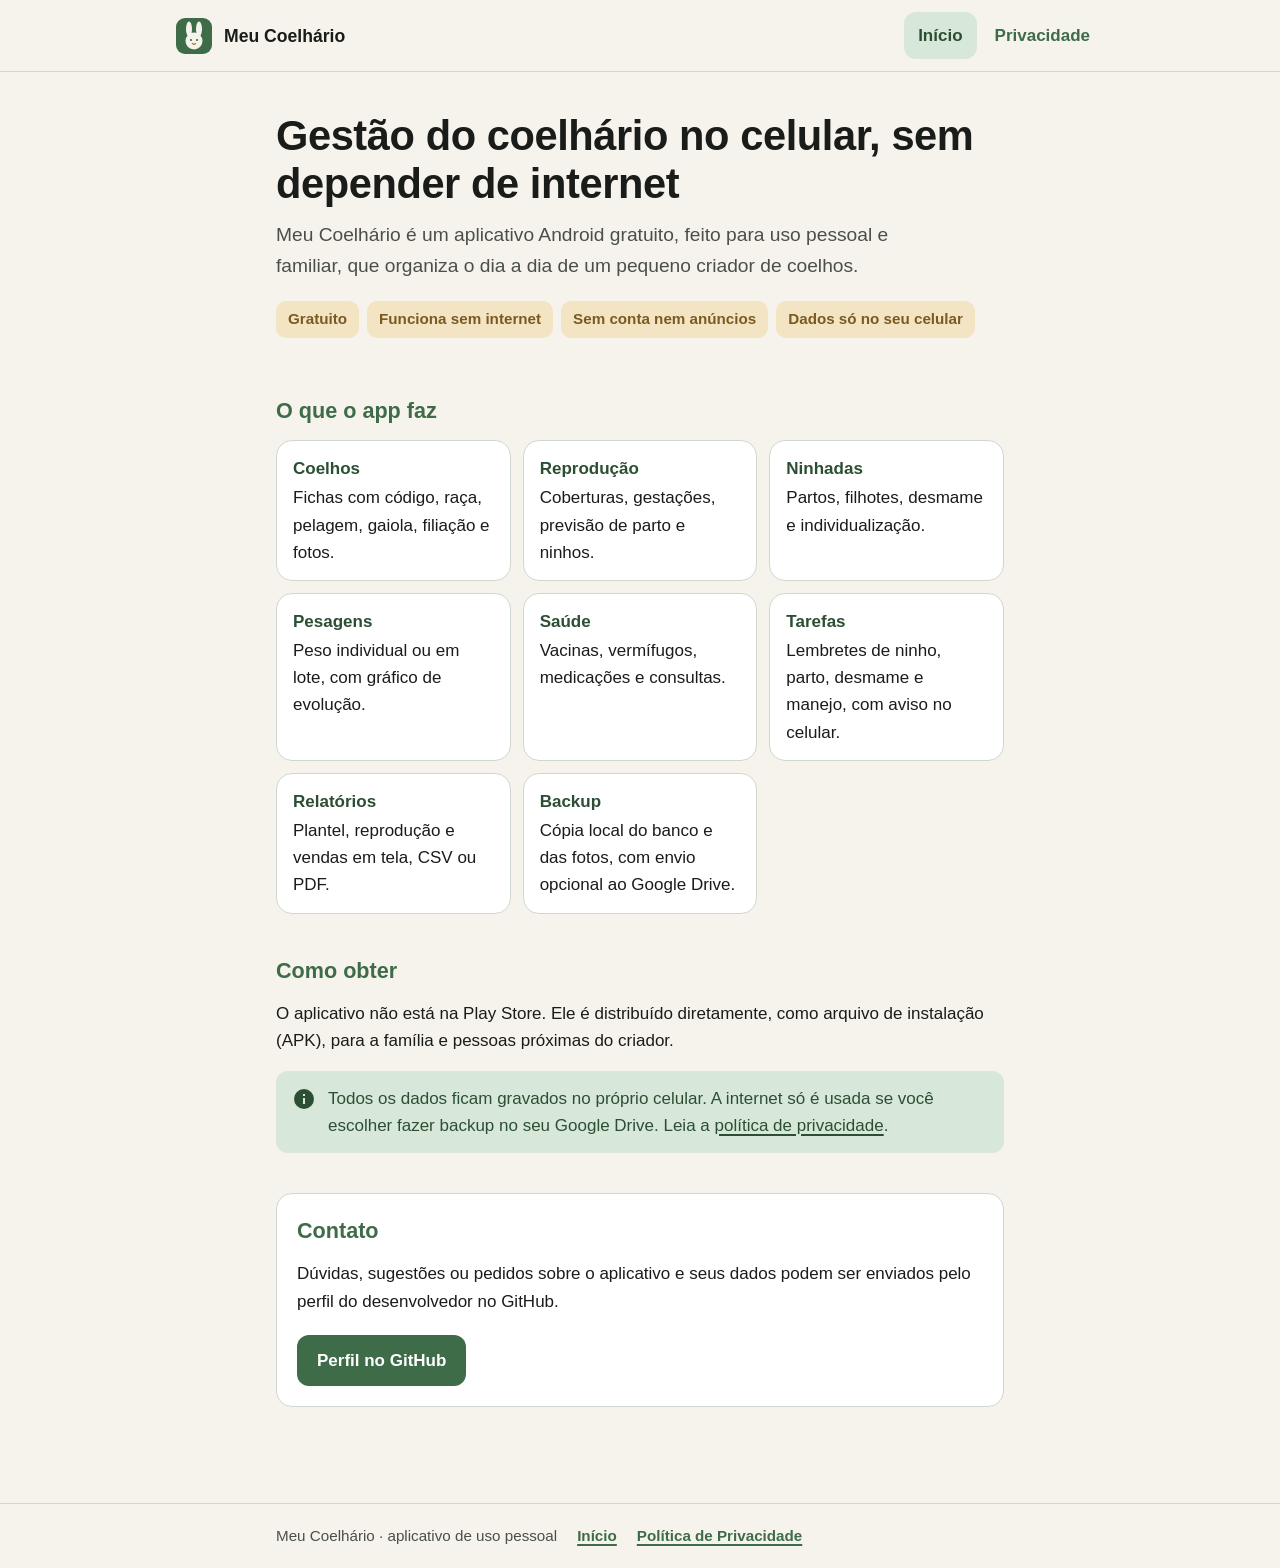
<file: index.html>
<!DOCTYPE html>
<html lang="pt-BR">
<head>
  <meta charset="utf-8">
  <meta name="viewport" content="width=device-width, initial-scale=1">
  <title>Meu Coelhário</title>
  <meta name="description" content="Meu Coelhário é um aplicativo Android gratuito, de uso pessoal e familiar, para gerenciar um coelhário sem internet: coelhos, reprodução, ninhadas, pesagens, saúde, tarefas e backup.">
  <meta name="color-scheme" content="light dark">
  <link rel="stylesheet" href="style.css">
</head>
<body>
  <a class="skip" href="#conteudo">Ir para o conteúdo</a>
  <header class="topo">
    <div class="linha">
      <a class="marca" href="index.html" aria-label="Meu Coelhário, página inicial">
        <svg viewBox="0 0 36 36" aria-hidden="true" focusable="false">
          <rect width="36" height="36" rx="9" fill="#3e6b48"/>
          <ellipse cx="13" cy="11" rx="3" ry="7.5" fill="#f6f3ec"/>
          <ellipse cx="23" cy="11" rx="3" ry="7.5" fill="#f6f3ec"/>
          <circle cx="18" cy="23" r="8.5" fill="#f6f3ec"/>
          <circle cx="15" cy="22" r="1.1" fill="#3e6b48"/>
          <circle cx="21" cy="22" r="1.1" fill="#3e6b48"/>
          <path d="M16.5 25.5 Q18 27 19.5 25.5" stroke="#b0843a" stroke-width="1.4" fill="none" stroke-linecap="round"/>
        </svg>
        <span>Meu Coelhário</span>
      </a>
      <nav aria-label="Principal">
        <ul>
          <li><a href="index.html" aria-current="page">Início</a></li>
          <li><a href="privacidade.html">Privacidade</a></li>
        </ul>
      </nav>
    </div>
  </header>

  <main id="conteudo">
    <div class="hero">
      <h1>Gestão do coelhário no celular, sem depender de internet</h1>
      <p class="lead">Meu Coelhário é um aplicativo Android gratuito, feito para uso pessoal e familiar, que organiza o dia a dia de um pequeno criador de coelhos.</p>
      <ul class="etiquetas" aria-label="Características">
        <li>Gratuito</li>
        <li>Funciona sem internet</li>
        <li>Sem conta nem anúncios</li>
        <li>Dados só no seu celular</li>
      </ul>
    </div>

    <section aria-labelledby="o-que-faz">
      <h2 id="o-que-faz">O que o app faz</h2>
      <ul class="grade">
        <li><strong>Coelhos</strong>Fichas com código, raça, pelagem, gaiola, filiação e fotos.</li>
        <li><strong>Reprodução</strong>Coberturas, gestações, previsão de parto e ninhos.</li>
        <li><strong>Ninhadas</strong>Partos, filhotes, desmame e individualização.</li>
        <li><strong>Pesagens</strong>Peso individual ou em lote, com gráfico de evolução.</li>
        <li><strong>Saúde</strong>Vacinas, vermífugos, medicações e consultas.</li>
        <li><strong>Tarefas</strong>Lembretes de ninho, parto, desmame e manejo, com aviso no celular.</li>
        <li><strong>Relatórios</strong>Plantel, reprodução e vendas em tela, CSV ou PDF.</li>
        <li><strong>Backup</strong>Cópia local do banco e das fotos, com envio opcional ao Google Drive.</li>
      </ul>
    </section>

    <section aria-labelledby="como-obter">
      <h2 id="como-obter">Como obter</h2>
      <p>O aplicativo não está na Play Store. Ele é distribuído diretamente, como arquivo de instalação (APK), para a família e pessoas próximas do criador.</p>
      <div class="aviso">
        <svg viewBox="0 0 24 24" aria-hidden="true" focusable="false"><path fill="currentColor" d="M12 2a10 10 0 1 0 0 20 10 10 0 0 0 0-20zm1 15h-2v-6h2zm0-8h-2V7h2z"/></svg>
        <p>Todos os dados ficam gravados no próprio celular. A internet só é usada se você escolher fazer backup no seu Google Drive. Leia a <a href="privacidade.html">política de privacidade</a>.</p>
      </div>
    </section>

    <section aria-labelledby="contato" class="contato">
      <h2 id="contato">Contato</h2>
      <p>Dúvidas, sugestões ou pedidos sobre o aplicativo e seus dados podem ser enviados pelo perfil do desenvolvedor no GitHub.</p>
      <!-- TODO: e-mail de suporte -->
      <a class="botao" href="https://github.com/JonnyYamagushi" rel="noopener">Perfil no GitHub</a>
    </section>
  </main>

  <footer>
    <div class="linha">
      <span>Meu Coelhário · aplicativo de uso pessoal</span>
      <a href="index.html">Início</a>
      <a href="privacidade.html">Política de Privacidade</a>
    </div>
  </footer>
</body>
</html>
</file>
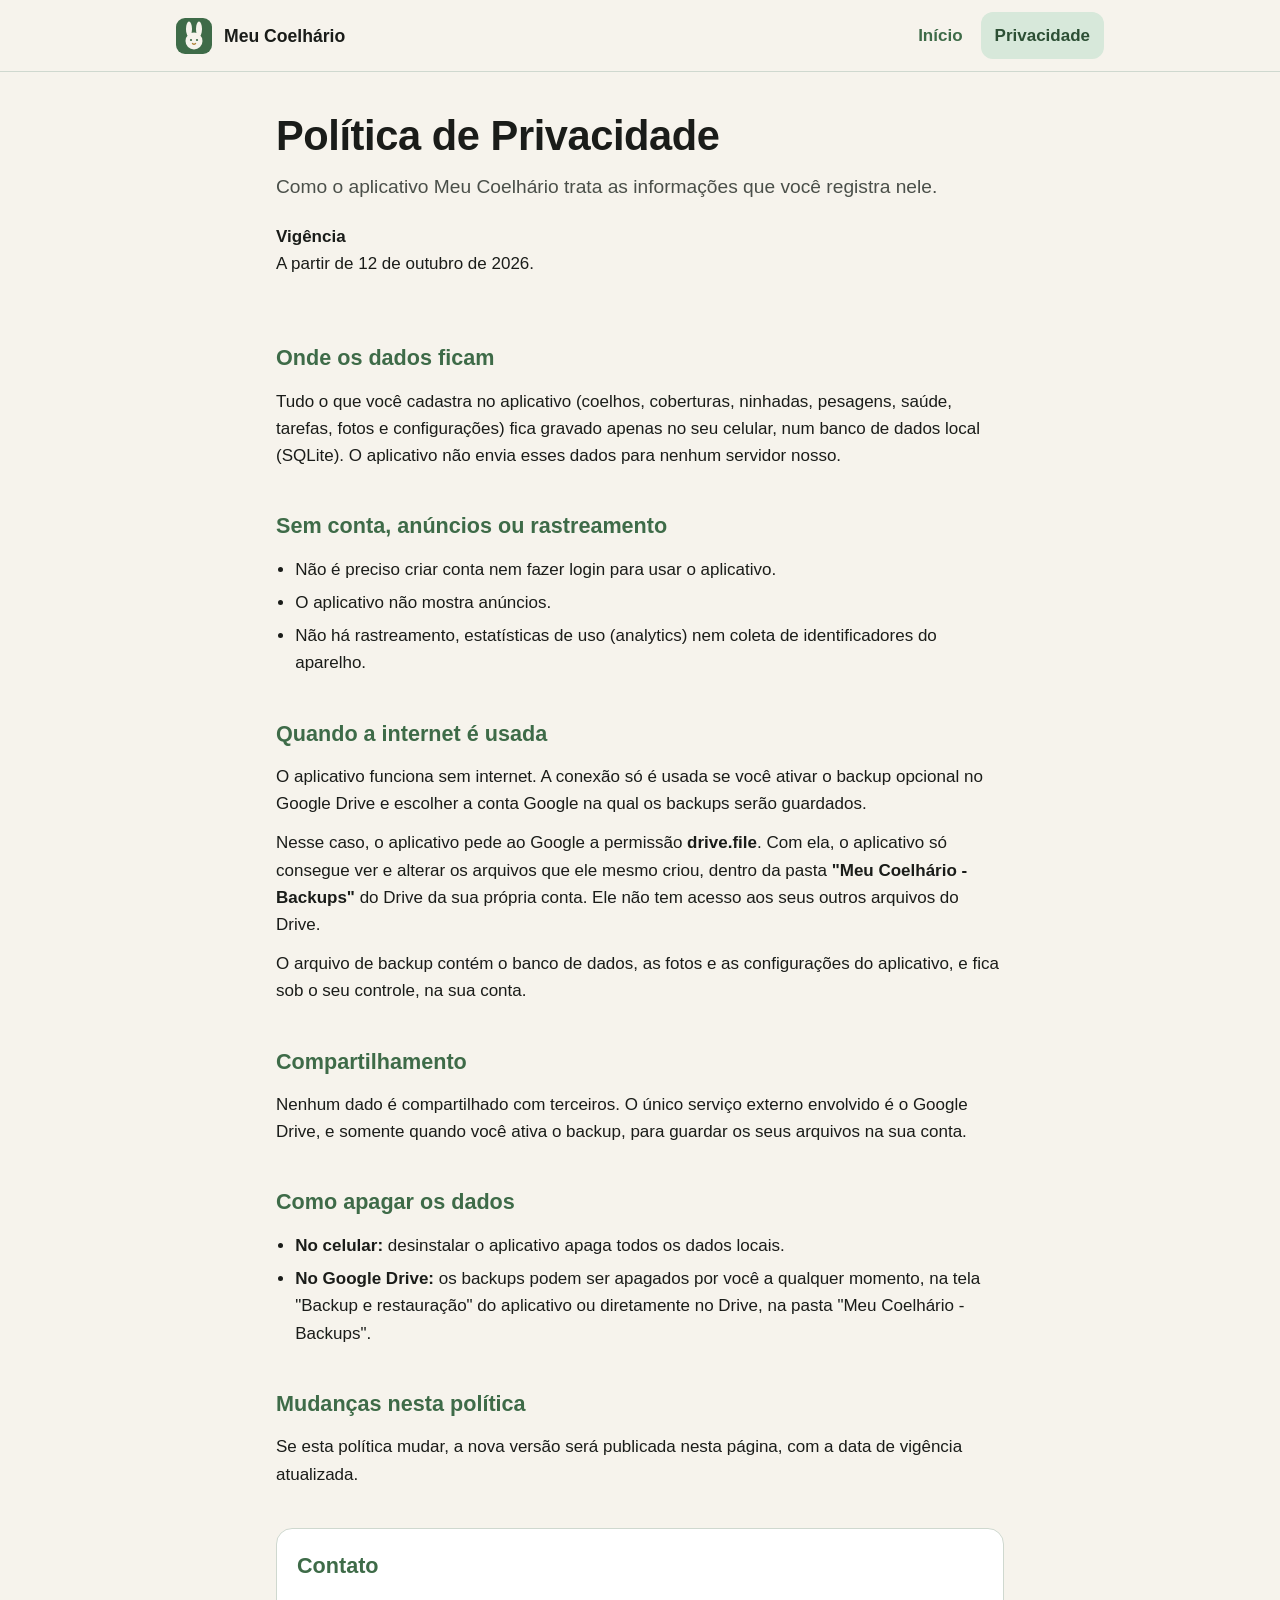
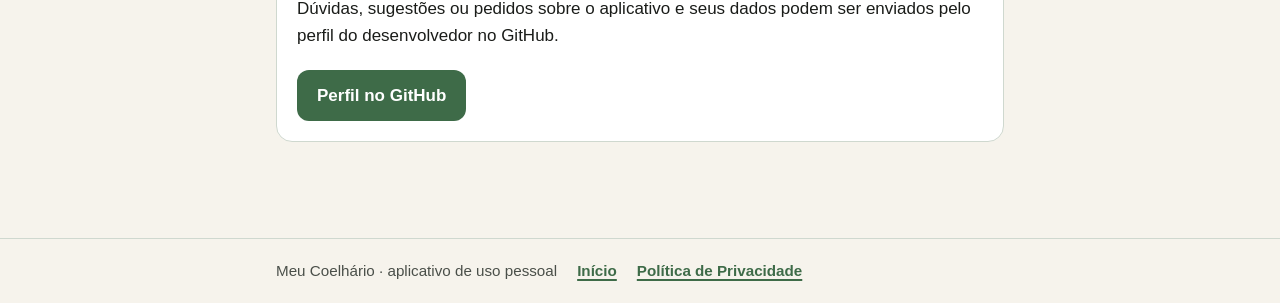
<file: privacidade.html>
<!DOCTYPE html>
<html lang="pt-BR">
<head>
  <meta charset="utf-8">
  <meta name="viewport" content="width=device-width, initial-scale=1">
  <title>Privacidade · Meu Coelhário</title>
  <meta name="description" content="Política de privacidade do aplicativo Meu Coelhário: os dados ficam só no seu celular, sem conta, anúncios ou rastreamento; a internet é usada apenas no backup opcional no seu Google Drive.">
  <meta name="color-scheme" content="light dark">
  <link rel="stylesheet" href="style.css">
</head>
<body>
  <a class="skip" href="#conteudo">Ir para o conteúdo</a>
  <header class="topo">
    <div class="linha">
      <a class="marca" href="index.html" aria-label="Meu Coelhário, página inicial">
        <svg viewBox="0 0 36 36" aria-hidden="true" focusable="false">
          <rect width="36" height="36" rx="9" fill="#3e6b48"/>
          <ellipse cx="13" cy="11" rx="3" ry="7.5" fill="#f6f3ec"/>
          <ellipse cx="23" cy="11" rx="3" ry="7.5" fill="#f6f3ec"/>
          <circle cx="18" cy="23" r="8.5" fill="#f6f3ec"/>
          <circle cx="15" cy="22" r="1.1" fill="#3e6b48"/>
          <circle cx="21" cy="22" r="1.1" fill="#3e6b48"/>
          <path d="M16.5 25.5 Q18 27 19.5 25.5" stroke="#b0843a" stroke-width="1.4" fill="none" stroke-linecap="round"/>
        </svg>
        <span>Meu Coelhário</span>
      </a>
      <nav aria-label="Principal">
        <ul>
          <li><a href="index.html">Início</a></li>
          <li><a href="privacidade.html" aria-current="page">Privacidade</a></li>
        </ul>
      </nav>
    </div>
  </header>

  <main id="conteudo">
    <div class="hero">
      <h1>Política de Privacidade</h1>
      <p class="lead">Como o aplicativo Meu Coelhário trata as informações que você registra nele.</p>
      <dl class="datas">
        <dt>Vigência</dt>
        <dd>A partir de 12 de outubro de 2026.</dd>
      </dl>
    </div>

    <section aria-labelledby="onde-ficam">
      <h2 id="onde-ficam">Onde os dados ficam</h2>
      <p>Tudo o que você cadastra no aplicativo (coelhos, coberturas, ninhadas, pesagens, saúde, tarefas, fotos e configurações) fica gravado apenas no seu celular, num banco de dados local (SQLite). O aplicativo não envia esses dados para nenhum servidor nosso.</p>
    </section>

    <section aria-labelledby="sem-conta">
      <h2 id="sem-conta">Sem conta, anúncios ou rastreamento</h2>
      <ul class="lista">
        <li>Não é preciso criar conta nem fazer login para usar o aplicativo.</li>
        <li>O aplicativo não mostra anúncios.</li>
        <li>Não há rastreamento, estatísticas de uso (analytics) nem coleta de identificadores do aparelho.</li>
      </ul>
    </section>

    <section aria-labelledby="internet">
      <h2 id="internet">Quando a internet é usada</h2>
      <p>O aplicativo funciona sem internet. A conexão só é usada se você ativar o backup opcional no Google Drive e escolher a conta Google na qual os backups serão guardados.</p>
      <p>Nesse caso, o aplicativo pede ao Google a permissão <strong>drive.file</strong>. Com ela, o aplicativo só consegue ver e alterar os arquivos que ele mesmo criou, dentro da pasta <strong>"Meu Coelhário - Backups"</strong> do Drive da sua própria conta. Ele não tem acesso aos seus outros arquivos do Drive.</p>
      <p>O arquivo de backup contém o banco de dados, as fotos e as configurações do aplicativo, e fica sob o seu controle, na sua conta.</p>
    </section>

    <section aria-labelledby="terceiros">
      <h2 id="terceiros">Compartilhamento</h2>
      <p>Nenhum dado é compartilhado com terceiros. O único serviço externo envolvido é o Google Drive, e somente quando você ativa o backup, para guardar os seus arquivos na sua conta.</p>
    </section>

    <section aria-labelledby="exclusao">
      <h2 id="exclusao">Como apagar os dados</h2>
      <ul class="lista">
        <li><strong>No celular:</strong> desinstalar o aplicativo apaga todos os dados locais.</li>
        <li><strong>No Google Drive:</strong> os backups podem ser apagados por você a qualquer momento, na tela "Backup e restauração" do aplicativo ou diretamente no Drive, na pasta "Meu Coelhário - Backups".</li>
      </ul>
    </section>

    <section aria-labelledby="mudancas">
      <h2 id="mudancas">Mudanças nesta política</h2>
      <p>Se esta política mudar, a nova versão será publicada nesta página, com a data de vigência atualizada.</p>
    </section>

    <section aria-labelledby="contato" class="contato">
      <h2 id="contato">Contato</h2>
      <p>Dúvidas, sugestões ou pedidos sobre o aplicativo e seus dados podem ser enviados pelo perfil do desenvolvedor no GitHub.</p>
      <!-- TODO: e-mail de suporte -->
      <a class="botao" href="https://github.com/JonnyYamagushi" rel="noopener">Perfil no GitHub</a>
    </section>
  </main>

  <footer>
    <div class="linha">
      <span>Meu Coelhário · aplicativo de uso pessoal</span>
      <a href="index.html">Início</a>
      <a href="privacidade.html">Política de Privacidade</a>
    </div>
  </footer>
</body>
</html>
</file>
<file: style.css>
/* Meu Coelhário, site público. Verde de pasto + feno, sem fontes externas. */
:root {
  --verde: #3e6b48;
  --verde-escuro: #2c4f34;
  --verde-claro: #d7e8da;
  --feno: #7a5a20;
  --feno-claro: #f3e4c4;
  --fundo: #f6f3ec;
  --superficie: #ffffff;
  --texto: #1a1c19;
  --texto-suave: #4a4f49;
  --borda: #cfd8cf;
  --raio: 16px;
}
@media (prefers-color-scheme: dark) {
  :root {
    --verde: #a3d4ab;
    --verde-escuro: #cfe9d3;
    --verde-claro: #27402c;
    --feno: #e6c17f;
    --feno-claro: #4a3a16;
    --fundo: #1a1c19;
    --superficie: #242723;
    --texto: #e6e3dc;
    --texto-suave: #bcc1b9;
    --borda: #3f473f;
  }
}
* { box-sizing: border-box; }
html { -webkit-text-size-adjust: 100%; }
body {
  margin: 0;
  font-family: "Segoe UI", Roboto, "Helvetica Neue", Arial, sans-serif;
  font-size: 1.0625rem;
  line-height: 1.6;
  color: var(--texto);
  background: var(--fundo);
}
a { color: var(--verde); text-decoration-thickness: 2px; text-underline-offset: 3px; }
a:hover { color: var(--verde-escuro); }
a:focus-visible {
  outline: 3px solid var(--feno);
  outline-offset: 3px;
  border-radius: 4px;
}
.skip {
  position: absolute; left: -999px; top: 8px;
  background: var(--superficie); color: var(--texto); padding: 8px 12px;
}
.skip:focus { left: 8px; z-index: 10; }
header.topo { border-bottom: 1px solid var(--borda); }
.topo .linha {
  max-width: 960px; margin: 0 auto;
  display: flex; align-items: center; justify-content: space-between; gap: 16px; flex-wrap: wrap;
  padding: 12px 16px;
}
.marca { display: flex; align-items: center; gap: 12px; font-weight: 700; font-size: 1.1rem; color: var(--texto); text-decoration: none; }
.marca svg { width: 36px; height: 36px; flex: none; }
nav ul { list-style: none; margin: 0; padding: 0; display: flex; gap: 4px; flex-wrap: wrap; }
nav a { display: inline-block; padding: 10px 14px; border-radius: 12px; font-weight: 600; text-decoration: none; }
nav a[aria-current="page"] { background: var(--verde-claro); color: var(--verde-escuro); }
main { max-width: 760px; margin: 0 auto; padding: 24px 16px 48px; }
.hero { padding: 16px 0 8px; }
.hero h1 { font-size: clamp(1.9rem, 2.6vw + 1rem, 2.6rem); line-height: 1.15; margin: 0 0 12px; letter-spacing: -0.01em; }
.hero .lead { font-size: 1.2rem; color: var(--texto-suave); margin: 0 0 20px; max-width: 42rem; }
.etiquetas { list-style: none; padding: 0; margin: 0 0 8px; display: flex; flex-wrap: wrap; gap: 8px; }
.etiquetas li {
  background: var(--feno-claro); color: var(--feno); font-weight: 600; font-size: 0.95rem;
  padding: 6px 12px; border-radius: 10px;
}
section { margin-top: 40px; }
h2 { font-size: 1.35rem; color: var(--verde); margin: 0 0 12px; }
p { margin: 0 0 12px; }
ul.lista { padding-left: 1.2rem; margin: 0 0 12px; }
ul.lista li { margin-bottom: 6px; }
.grade { display: grid; grid-template-columns: repeat(auto-fit, minmax(220px, 1fr)); gap: 12px; margin: 0; padding: 0; list-style: none; }
.grade li { padding: 14px 16px; background: var(--superficie); border: 1px solid var(--borda); border-radius: var(--raio); }
.grade strong { display: block; color: var(--verde-escuro); margin-bottom: 2px; }
.aviso {
  display: flex; gap: 12px; align-items: flex-start;
  background: var(--verde-claro); color: var(--verde-escuro);
  border-radius: 12px; padding: 14px 16px; margin: 16px 0;
}
.aviso p { margin: 0; }
.aviso a { color: inherit; }
.aviso svg { width: 24px; height: 24px; flex: none; margin-top: 2px; }
.contato { background: var(--superficie); border: 1px solid var(--borda); border-radius: var(--raio); padding: 20px; }
.botao {
  display: inline-block; margin-top: 8px; padding: 12px 20px; border-radius: 12px;
  background: var(--verde); color: #fff; font-weight: 600; text-decoration: none;
}
.botao:hover { background: var(--verde-escuro); color: #fff; }
@media (prefers-color-scheme: dark) { .botao, .botao:hover { color: #0f1f13; } }
footer { border-top: 1px solid var(--borda); margin-top: 48px; }
footer .linha { max-width: 760px; margin: 0 auto; padding: 20px 16px; display: flex; flex-wrap: wrap; gap: 8px 20px; color: var(--texto-suave); font-size: 0.95rem; }
footer a { font-weight: 600; }
dl.datas { margin: 0 0 16px; }
dl.datas dt { font-weight: 600; }
dl.datas dd { margin: 0 0 8px; }
</file>
